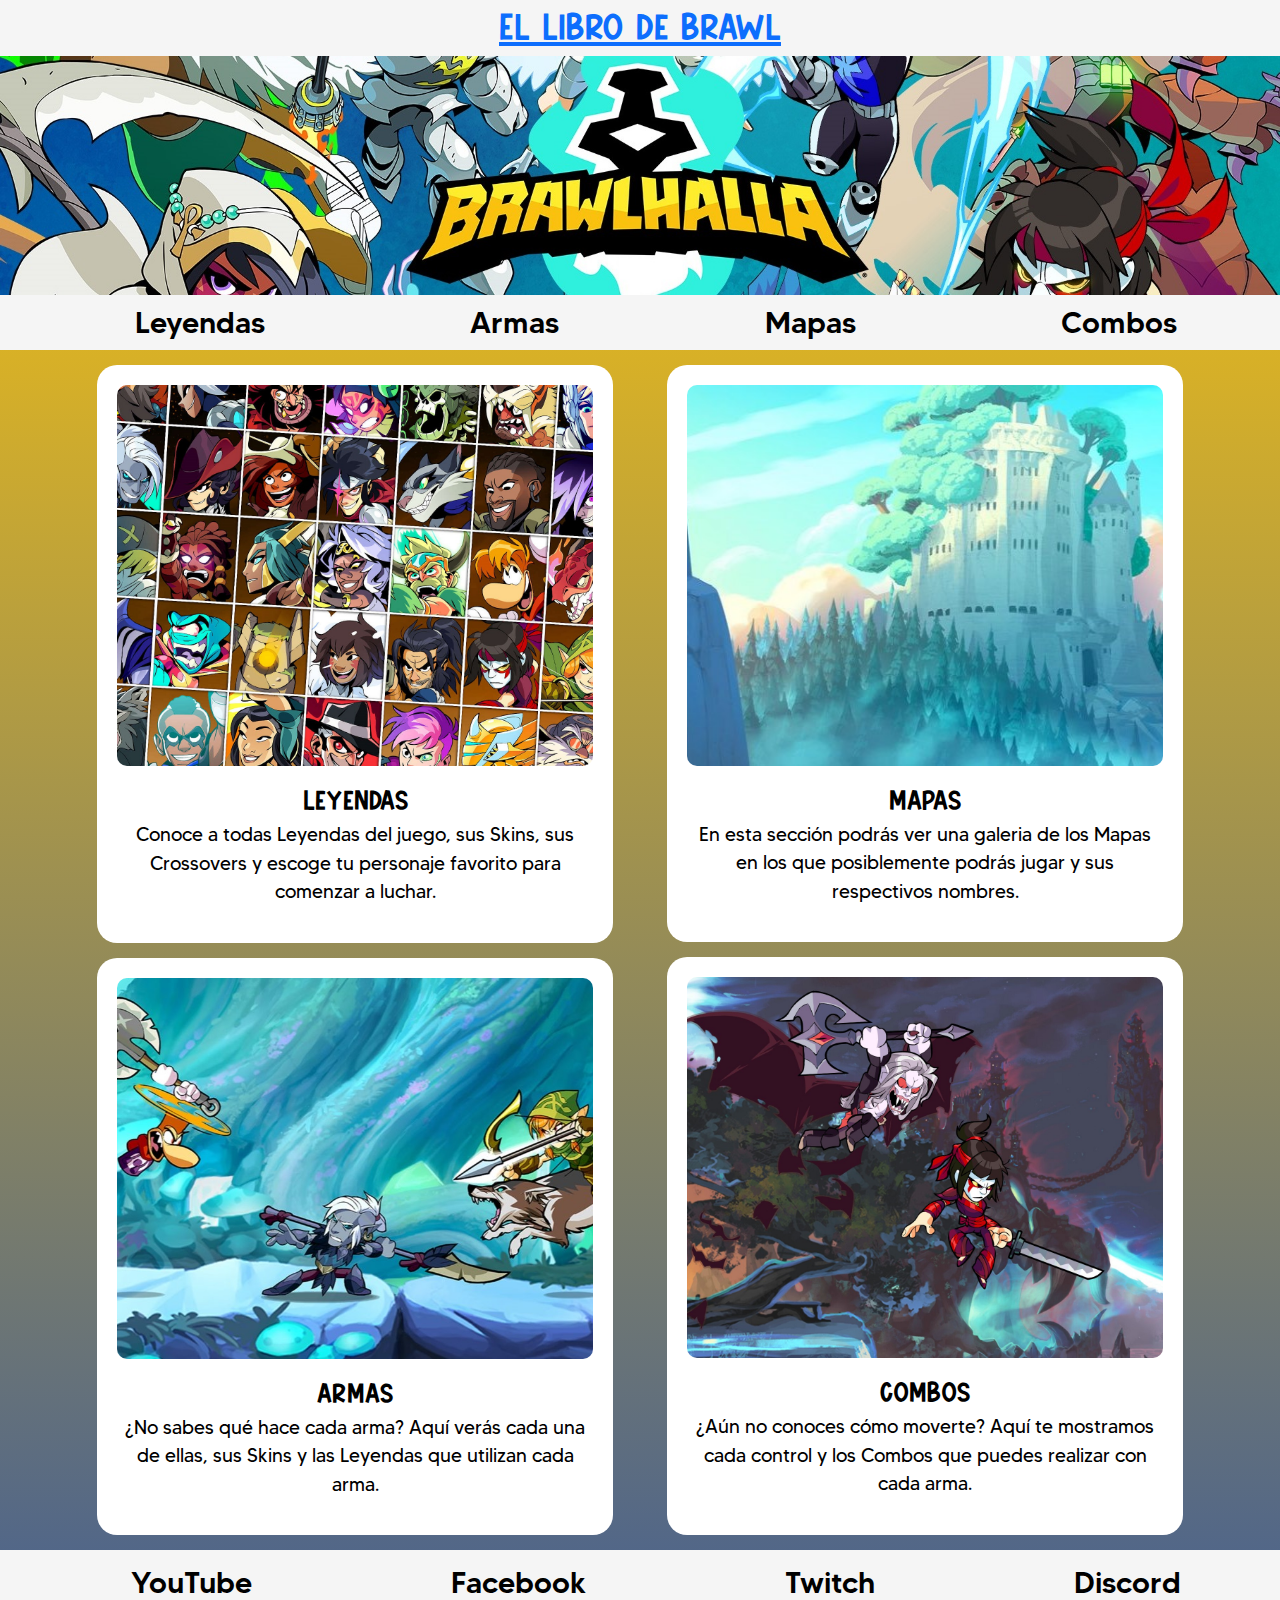
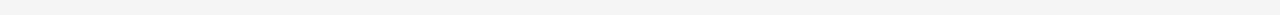
<file: index.html>
<!DOCTYPE html>
<html lang="en">
  <head>
    <meta charset="UTF-8" />
    <meta name="viewport" content="width=device-width, initial-scale=1.0" />
    <title>Brawlhalla Info- Inicio</title>

    <!-- CSS Link-->

    <link rel="stylesheet" href="./css/styles.css" />
    <link
      href="https://cdn.jsdelivr.net/npm/bootstrap@5.3.3/dist/css/bootstrap.min.css"
      rel="stylesheet"
      integrity="sha384-QWTKZyjpPEjISv5WaRU9OFeRpok6YctnYmDr5pNlyT2bRjXh0JMhjY6hW+ALEwIH"
      crossorigin="anonymous"
    />
  </head>

  <body class="body-color">
    <!-- Cabecera -->
    <header>
      <!-- Título de la Página e Index-->
      <h1><a href="#">El Libro de Brawl</a></h1>

      <!-- Portada -->
      <img
        id="portada"
        src="./assets/02imgs/fondoprov.jpg"
        alt="Portada de Brawlhalla"
      />

      <!-- Navegador -->
      <nav>
        <ul>
          <li>
            <a class="titulos-sec" href="./pages/leyendas.html">Leyendas</a>
          </li>
          <li><a class="titulos-sec" href="./pages/armas.html">Armas</a></li>
          <li><a class="titulos-sec" href="./pages/mapas.html">Mapas</a></li>
          <li><a class="titulos-sec" href="./pages/combos.html">Combos</a></li>
        </ul>
      </nav>
    </header>

    <!-- Cuerpo de la Página -->

    <div class="container">
      <div class="row">
        <div class="col-xs-12 col-lg-6">
          <div class="div-main">
            <div class="card-container">
              <img
                id="menu-main"
                src="./assets/02imgs/01Leyendas.jpg"
                alt="Imagen de Leyendas de Brawlhalla"
              />

              <a class="titulos-mains" href="./pages/leyendas.html">Leyendas</a>
              <p class="titulos-third">
                Conoce a todas Leyendas del juego, sus Skins, sus Crossovers y
                escoge tu personaje favorito para comenzar a luchar.
              </p>
            </div>
          </div>
          <div class="div-main">
            <div class="card-container">
              <img
                class="img-menu"
                id="menu-main"
                src="./assets/02imgs/02Armas.jpg"
                alt="Imagen de Armas de Brawlhalla"
              />

              <a class="titulos-mains" href="./pages/armas.html">Armas</a>
              <div>
                <p class="titulos-third">
                  ¿No sabes qué hace cada arma? Aquí verás cada una de ellas,
                  sus Skins y las Leyendas que utilizan cada arma.
                </p>
              </div>
            </div>
          </div>
        </div>
        <div class="col-xs-12 col-lg-6">
          <div class="div-main">
            <div class="card-container">
              <img
                id="menu-main"
                src="./assets/02imgs/03Mapas.jpg"
                alt="Imagen de Mapas de Brawlhalla"
              />

              <a class="titulos-mains" href="./pages/mapas.html">Mapas</a>
              <div>
                <p class="titulos-third">
                  En esta sección podrás ver una galeria de los Mapas en los que
                  posiblemente podrás jugar y sus respectivos nombres.
                </p>
              </div>
            </div>
          </div>

          <div class="div-main">
            <div class="card-container">
              <img
                id="menu-main"
                src="./assets/02imgs/04Combos.jpg"
                alt="Imagen de Combos de Brawlhalla"
              />

              <a class="titulos-mains" href="./pages/combos.html">Combos</a>
              <div>
                <p class="titulos-third">
                  ¿Aún no conoces cómo moverte? Aquí te mostramos cada control y
                  los Combos que puedes realizar con cada arma.
                </p>
              </div>
            </div>
          </div>
        </div>
      </div>
    </div>

    <!-- Pié de Página -->
    <footer>
      <ul>
        <li>
          <a
            target="_blank"
            class="titulos-sec"
            href="https://www.youtube.com/c/brawlhalla"
            >YouTube</a
          >
        </li>
        <li>
          <a
            target="_blank"
            class="titulos-sec"
            href="https://www.facebook.com/Brawlhalla"
            >Facebook</a
          >
        </li>
        <li>
          <a
            target="_blank"
            class="titulos-sec"
            href="https://www.twitch.tv/brawlhalla"
            >Twitch</a
          >
        </li>
        <li>
          <a
            target="_blank"
            class="titulos-sec"
            href="https://discord.com/invite/brawlhalla"
            >Discord</a
          >
        </li>
      </ul>
    </footer>
    <script
      src="https://cdn.jsdelivr.net/npm/bootstrap@5.3.3/dist/js/bootstrap.bundle.min.js"
      integrity="sha384-YvpcrYf0tY3lHB60NNkmXc5s9fDVZLESaAA55NDzOxhy9GkcIdslK1eN7N6jIeHz"
      crossorigin="anonymous"
    ></script>
  </body>
</html>
</file>
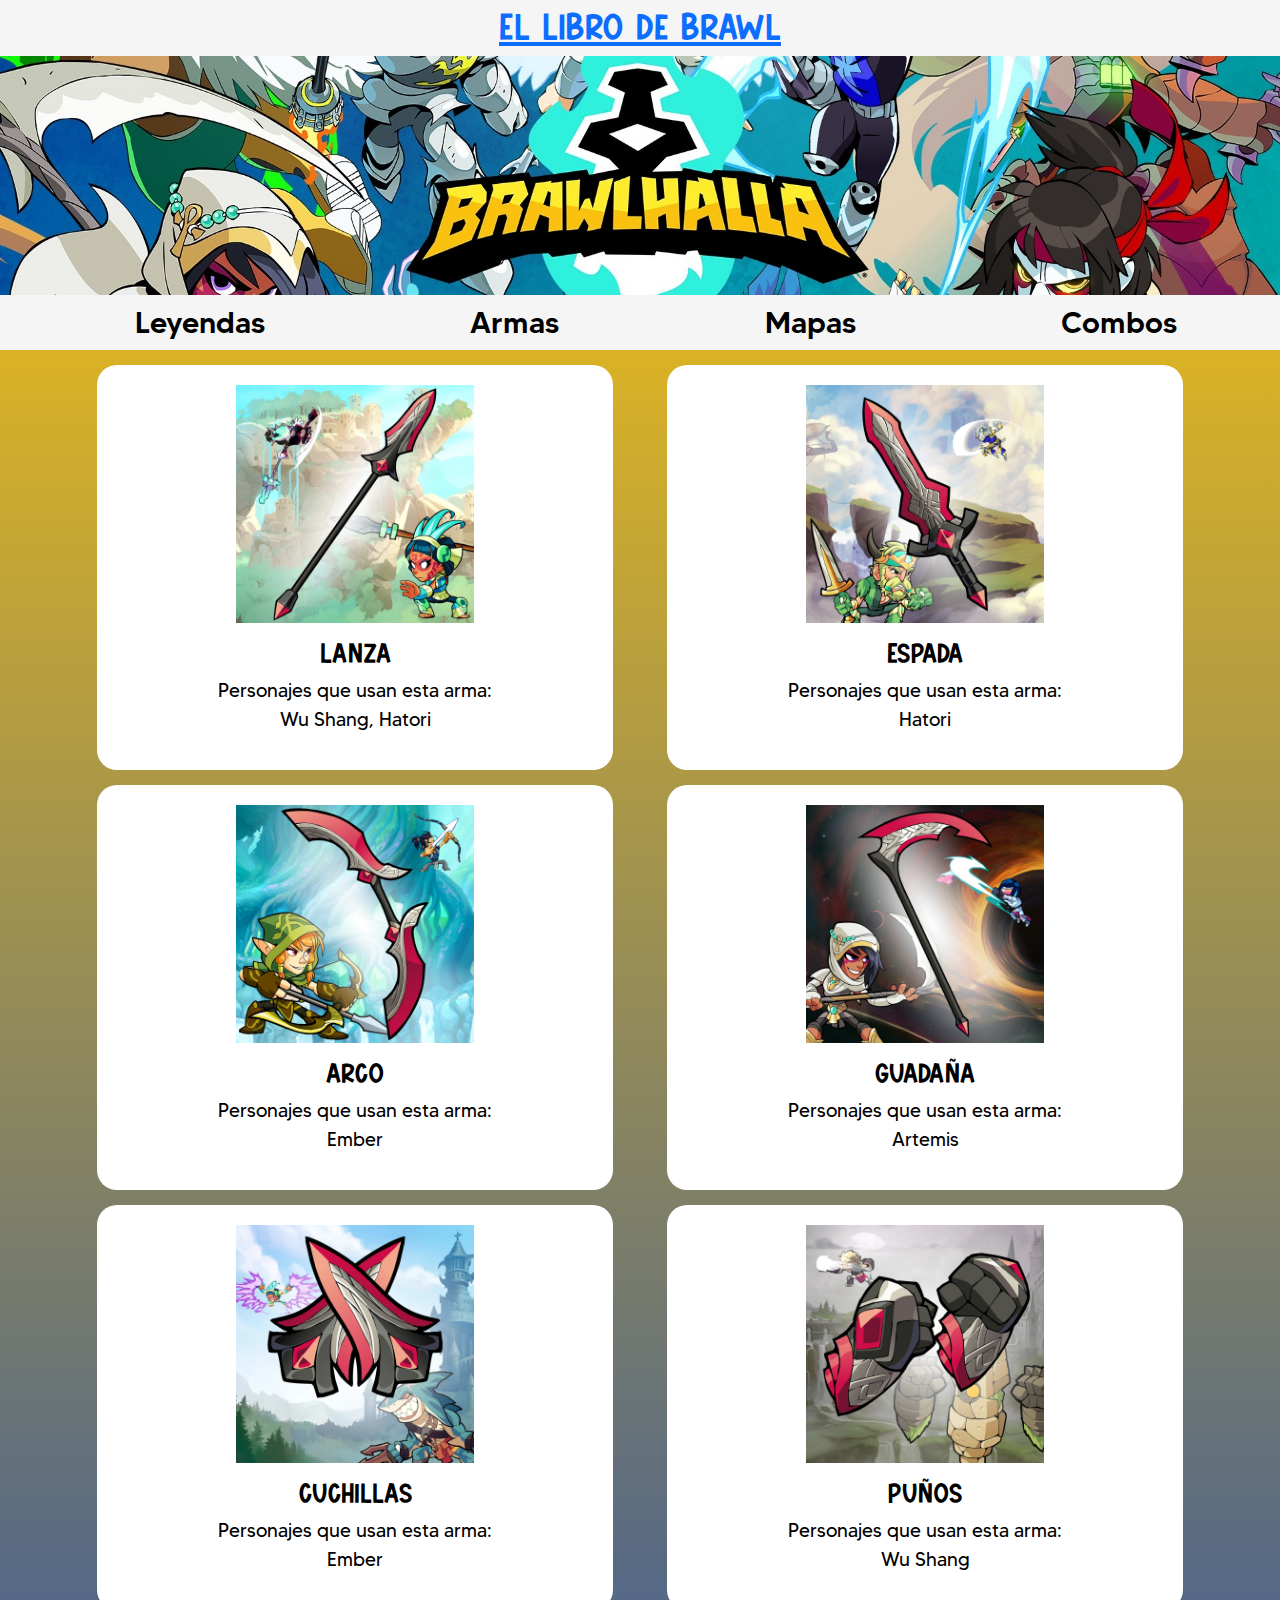
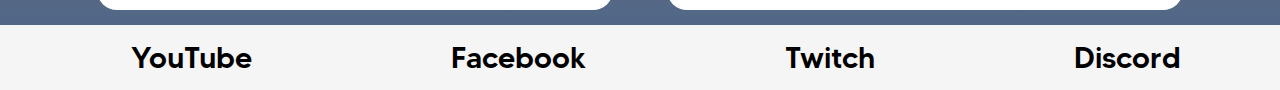
<file: pages/armas.html>
<!DOCTYPE html>
<html lang="en">
  <head>
    <meta charset="UTF-8" />
    <meta name="viewport" content="width=device-width, initial-scale=1.0" />
    <title>Brawlhalla Info - Armas</title>
    <!-- CSS Link-->
    <link rel="stylesheet" href="../css/styles.css" />
    <link
      href="https://cdn.jsdelivr.net/npm/bootstrap@5.3.3/dist/css/bootstrap.min.css"
      rel="stylesheet"
      integrity="sha384-QWTKZyjpPEjISv5WaRU9OFeRpok6YctnYmDr5pNlyT2bRjXh0JMhjY6hW+ALEwIH"
      crossorigin="anonymous"
    />
  </head>
  <body class="body-color">
    <!-- Cabecera -->
    <header>
      <!-- Título de la Página e Index-->
      <h1><a href="../index.html">El Libro de Brawl</a></h1>

      <!-- Portada -->
      <img
        id="portada"
        src="../assets/02imgs/fondoprov.jpg"
        alt="Portada de Brawlhalla"
      />

      <!-- Navegador -->
      <nav>
        <ul>
          <li><a class="titulos-sec" href="./leyendas.html">Leyendas</a></li>
          <li><a class="titulos-sec" href="#">Armas</a></li>
          <li><a class="titulos-sec" href="./mapas.html">Mapas</a></li>
          <li><a class="titulos-sec" href="./combos.html">Combos</a></li>
        </ul>
      </nav>
    </header>

<!-- Cuerpo de Página -->


<div class="container text-center">
  <div class="row">
    <div class="col-xs-12 col-lg-6">
      <div class="div-main">
        <div class="leyendas-container">
          <img class="leyendas"  src="../assets/02imgs/armas/lanza01.webp" alt="Imagen de Wu Shang">
          <h3 class="titulos-mains">Lanza</h3>
          <p class="titulos-third">Personajes que usan esta arma: <br>
            Wu Shang, Hatori
          </p>
      </div>
    </div>
      <div class="div-main">
        <div class="leyendas-container">
          <img class="leyendas" src="../assets/02imgs/armas/arco02.webp" alt="Imagen de Artemis">
          <h3 class="titulos-mains">Arco</h3>
          <p class="titulos-third">Personajes que usan esta arma: <br>
            Ember
          </p>
        </div>
      </div>
      <div class="div-main">
        <div class="leyendas-container">
          <img class="leyendas"  src="../assets/02imgs/armas/cuchillas03.webp" alt="Imagen de Wu Shang">
          <h3 class="titulos-mains">Cuchillas</h3>
          <p class="titulos-third">Personajes que usan esta arma: <br>
            Ember
          </p>
      </div>
    </div>
    </div>
    <div class="col-xs-12 col-lg-6">
      <div class="div-main">
        <div class="leyendas-container">
          <img class="leyendas"  src="../assets/02imgs/armas/espada04.webp" alt="Imagen de Ember">
          <h3 class="titulos-mains">Espada</h3>
          <p class="titulos-third">Personajes que usan esta arma: <br>
            Hatori
          </p>
        </div>
      </div>
        <div class="div-main">
          <div class="leyendas-container">
              <img class="leyendas"  src="../assets/02imgs/armas/guadana05.webp" alt="Imagen de Hattori">
              <h3 class="titulos-mains">Guadaña</h3>
              <p class="titulos-third">Personajes que usan esta arma: <br>
                Artemis
              </p>
          </div>
        </div>
        <div class="div-main">
          <div class="leyendas-container">
            <img class="leyendas"  src="../assets/02imgs/armas/punos06.webp" alt="Imagen de Wu Shang">
            <h3 class="titulos-mains">Puños</h3>
            <p class="titulos-third">Personajes que usan esta arma: <br>
              Wu Shang
            </p>
        </div>
      </div>
      </div>
    </div>
      
  </div>
</div>

    
    <!-- Pié de Página -->
    <footer>
      <ul>
        <li>
          <a
            target="_blank"
            class="titulos-sec"
            href="https://www.youtube.com/c/brawlhalla"
            >YouTube</a
          >
        </li>
        <li>
          <a
            target="_blank"
            class="titulos-sec"
            href="https://www.facebook.com/Brawlhalla"
            >Facebook</a
          >
        </li>
        <li>
          <a
            target="_blank"
            class="titulos-sec"
            href="https://www.twitch.tv/brawlhalla"
            >Twitch</a
          >
        </li>
        <li>
          <a
            target="_blank"
            class="titulos-sec"
            href="https://discord.com/invite/brawlhalla"
            >Discord</a
          >
        </li>
      </ul>
    </footer>
    <script
      src="https://cdn.jsdelivr.net/npm/bootstrap@5.3.3/dist/js/bootstrap.bundle.min.js"
      integrity="sha384-YvpcrYf0tY3lHB60NNkmXc5s9fDVZLESaAA55NDzOxhy9GkcIdslK1eN7N6jIeHz"
      crossorigin="anonymous"
    ></script>
  </body>
</html>
</file>
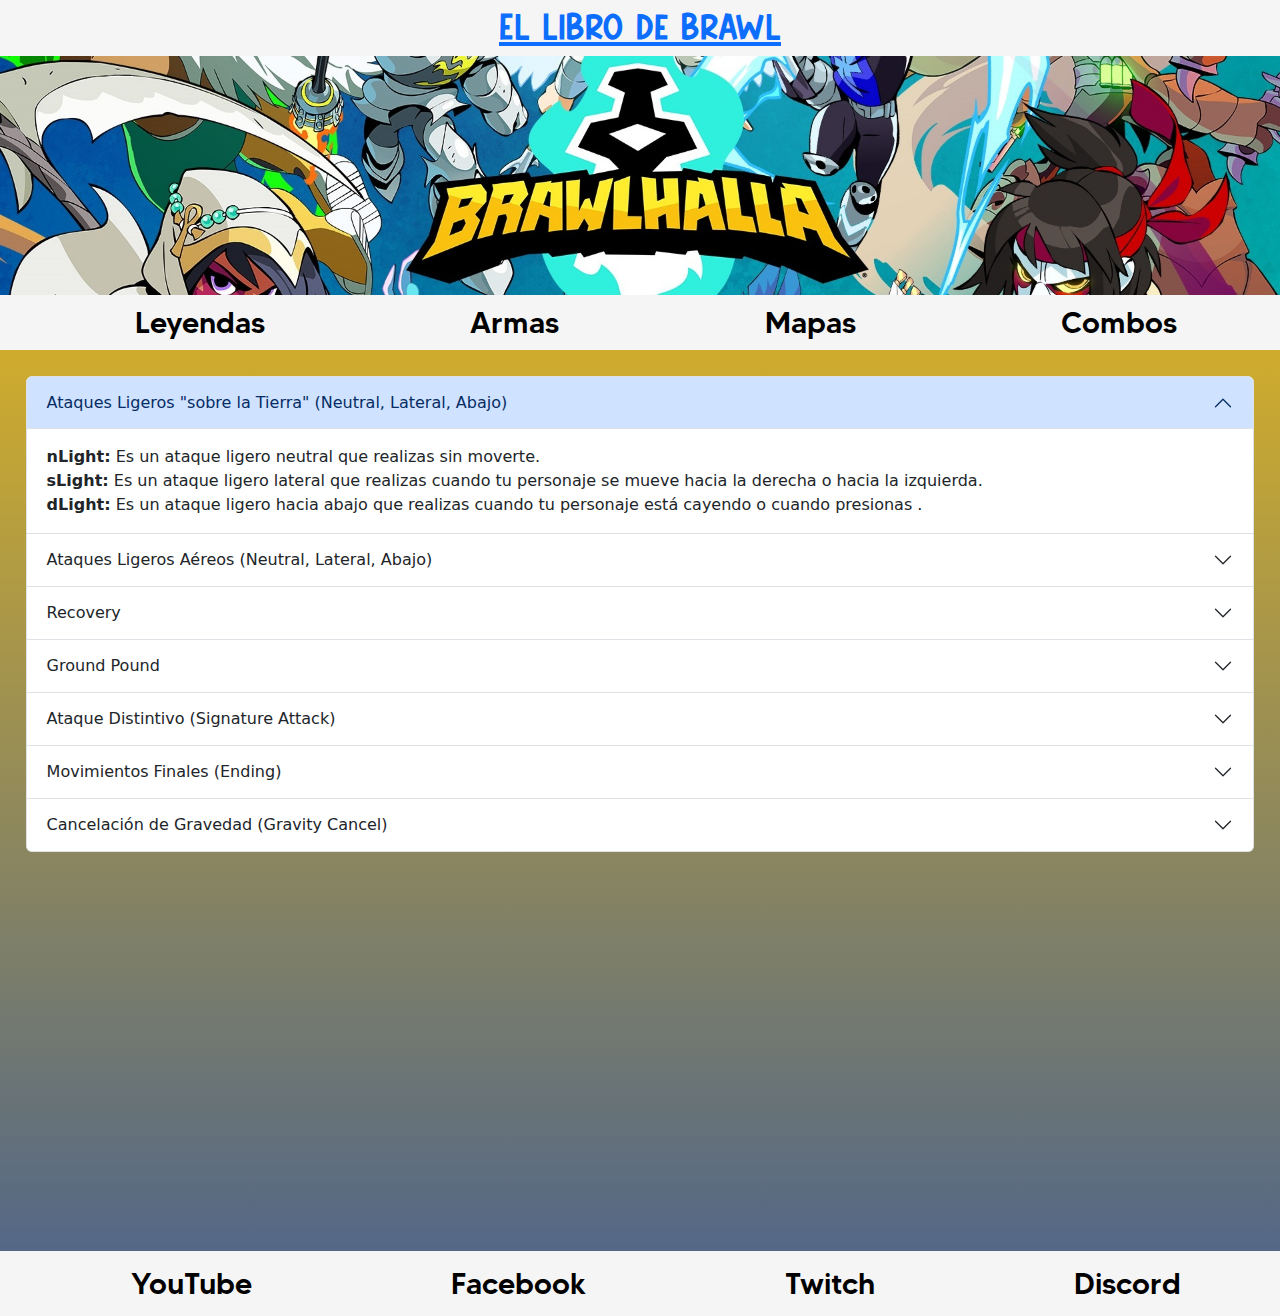
<file: pages/combos.html>
<!DOCTYPE html>
<html lang="en">
  <head>
    <meta charset="UTF-8" />
    <meta name="viewport" content="width=device-width, initial-scale=1.0" />
    <title>Brawlhalla Info- Combos</title>
    <!-- CSS Link-->
    <link rel="stylesheet" href="../css/styles.css" />
    <link
      href="https://cdn.jsdelivr.net/npm/bootstrap@5.3.3/dist/css/bootstrap.min.css"
      rel="stylesheet"
      integrity="sha384-QWTKZyjpPEjISv5WaRU9OFeRpok6YctnYmDr5pNlyT2bRjXh0JMhjY6hW+ALEwIH"
      crossorigin="anonymous"
    />
  </head>
  <body class="body-color">
    <!-- Cabecera -->
    <header>
      <!-- Título de la Página e Index-->
      <h1><a href="../index.html">El Libro de Brawl</a></h1>

      <!-- Portada -->
      <img
        id="portada"
        src="../assets/02imgs/fondoprov.jpg"
        alt="Portada de Brawlhalla"
      />

      <!-- Navegador -->
      <nav>
        <ul>
          <li><a class="titulos-sec" href="./leyendas.html">Leyendas</a></li>
          <li><a class="titulos-sec" href="./armas.html">Armas</a></li>
          <li><a class="titulos-sec" href="./mapas.html">Mapas</a></li>
          <li><a class="titulos-sec" href="#">Combos</a></li>
        </ul>
      </nav>
    </header>

    <!-- Cuerpo de Página -->

    <div class="accordion acordeon-bs" id="accordionExample">
      <div class="accordion-item">
        <h2 class="accordion-header">
          <button
            class="accordion-button"
            type="button"
            data-bs-toggle="collapse"
            data-bs-target="#collapseOne"
            aria-expanded="true"
            aria-controls="collapseOne"
          >
            Ataques Ligeros "sobre la Tierra" (Neutral, Lateral, Abajo)
          </button>
        </h2>
        <div
          id="collapseOne"
          class="accordion-collapse collapse show"
          data-bs-parent="#accordionExample"
        >
          <div class="accordion-body">
            <strong>nLight:</strong> Es un ataque ligero neutral que realizas
            sin moverte. <br />
            <strong>sLight:</strong> Es un ataque ligero lateral que realizas
            cuando tu personaje se mueve hacia la derecha o hacia la izquierda.
            <br />
            <strong>dLight:</strong> Es un ataque ligero hacia abajo que
            realizas cuando tu personaje está cayendo o cuando presionas .
          </div>
        </div>
      </div>
      <div class="accordion-item">
        <h2 class="accordion-header">
          <button
            class="accordion-button collapsed"
            type="button"
            data-bs-toggle="collapse"
            data-bs-target="#collapseTwo"
            aria-expanded="false"
            aria-controls="collapseTwo"
          >
            Ataques Ligeros Aéreos (Neutral, Lateral, Abajo)
          </button>
        </h2>
        <div
          id="collapseTwo"
          class="accordion-collapse collapse"
          data-bs-parent="#accordionExample"
        >
          <div class="accordion-body">
            <strong>nAir:</strong> Es un ataque ligero neutral en el aire.
            <br />
            <strong>sAir:</strong> Es un ataque ligero lateral en el aire.
            <br />
            <strong>dAir:</strong> Es un ataque ligero hacia abajo en el aire.
          </div>
        </div>
      </div>
      <div class="accordion-item">
        <h2 class="accordion-header">
          <button
            class="accordion-button collapsed"
            type="button"
            data-bs-toggle="collapse"
            data-bs-target="#collapseThree"
            aria-expanded="false"
            aria-controls="collapseThree"
          >
            Recovery
          </button>
        </h2>
        <div
          id="collapseThree"
          class="accordion-collapse collapse"
          data-bs-parent="#accordionExample"
        >
          <div class="accordion-body">
            <strong>"Rec"</strong> es un ataque aéreo neutral que empuja a la
            Leyenda hacia arriba.
          </div>
        </div>
      </div>
      <div class="accordion-item">
        <h2 class="accordion-header">
          <button
            class="accordion-button collapsed"
            type="button"
            data-bs-toggle="collapse"
            data-bs-target="#collapseFour"
            aria-expanded="false"
            aria-controls="collapseFour"
          >
            Ground Pound
          </button>
        </h2>
        <div
          id="collapseFour"
          class="accordion-collapse collapse"
          data-bs-parent="#accordionExample"
        >
          <div class="accordion-body">
            <strong>"GP"</strong> se refiere a un ataque que se inicia en el
            aire. La Leyenda apunta a un oponente debajo de ellos con gran
            fuerza y velocidad.
          </div>
        </div>
      </div>
      <div class="accordion-item">
        <h2 class="accordion-header">
          <button
            class="accordion-button collapsed"
            type="button"
            data-bs-toggle="collapse"
            data-bs-target="#collapseFive"
            aria-expanded="false"
            aria-controls="collapseFive"
          >
            Ataque Distintivo (Signature Attack)
          </button>
        </h2>
        <div
          id="collapseFive"
          class="accordion-collapse collapse"
          data-bs-parent="#accordionExample"
        >
          <div class="accordion-body">
            <strong>nSig:</strong> Es un ataque característico que realizas sin
            moverte. <br />
            <strong>sSig:</strong> Es un ataque característico que realizas
            mientras te mueves hacia la derecha o hacia la izquierda. <br />
            <strong>dSig:</strong> Es un ataque característico que realizas
            mientras te mueves hacia abajo.
          </div>
        </div>
      </div>
      <div class="accordion-item">
        <h2 class="accordion-header">
          <button
            class="accordion-button collapsed"
            type="button"
            data-bs-toggle="collapse"
            data-bs-target="#collapseSix"
            aria-expanded="false"
            aria-controls="collapseSix"
          >
            Movimientos Finales (Ending)
          </button>
        </h2>
        <div
          id="collapseSix"
          class="accordion-collapse collapse"
          data-bs-parent="#accordionExample"
        >
          <div class="accordion-body">
            <strong>"e"</strong> se coloca antes de un combo si un movimiento
            debe realizarse solo durante el final de una animación. Por ejemplo:
            <strong>"eAir"</strong> significa que el movimiento deseado debe
            realizarse justo cuando el salto está a punto de finalizar.
          </div>
        </div>
      </div>
      <div class="accordion-item">
        <h2 class="accordion-header">
          <button
            class="accordion-button collapsed"
            type="button"
            data-bs-toggle="collapse"
            data-bs-target="#collapseSeven"
            aria-expanded="false"
            aria-controls="collapseSeven"
          >
            Cancelación de Gravedad (Gravity Cancel)
          </button>
        </h2>
        <div
          id="collapseSeven"
          class="accordion-collapse collapse"
          data-bs-parent="#accordionExample"
        >
          <div class="accordion-body">
            <strong>"GC"</strong> se refiere a cuando el jugador presiona
            <strong>"esquivar"</strong> en el aire.
          </div>
        </div>
      </div>
    </div>
    <div class="iframe-media">
      <div class="">
        <iframe
          width="560"
          height="315"
          src="https://www.youtube.com/embed/9F-O-CEKiaE?si=0Lj_2ZRfEqOwcE-c"
          title="YouTube video player"
          frameborder="0"
          allow="accelerometer; autoplay; clipboard-write; encrypted-media; gyroscope; picture-in-picture; web-share"
          allowfullscreen
        ></iframe>
      </div>
    </div>

    <!-- Pié de Página -->
    <footer>
      <ul>
        <li>
          <a
            target="_blank"
            class="titulos-sec"
            href="https://www.youtube.com/c/brawlhalla"
            >YouTube</a
          >
        </li>
        <li>
          <a
            target="_blank"
            class="titulos-sec"
            href="https://www.facebook.com/Brawlhalla"
            >Facebook</a
          >
        </li>
        <li>
          <a
            target="_blank"
            class="titulos-sec"
            href="https://www.twitch.tv/brawlhalla"
            >Twitch</a
          >
        </li>
        <li>
          <a
            target="_blank"
            class="titulos-sec"
            href="https://discord.com/invite/brawlhalla"
            >Discord</a
          >
        </li>
      </ul>
    </footer>
    <script
      src="https://cdn.jsdelivr.net/npm/bootstrap@5.3.3/dist/js/bootstrap.bundle.min.js"
      integrity="sha384-YvpcrYf0tY3lHB60NNkmXc5s9fDVZLESaAA55NDzOxhy9GkcIdslK1eN7N6jIeHz"
      crossorigin="anonymous"
    ></script>
  </body>
</html>
</file>
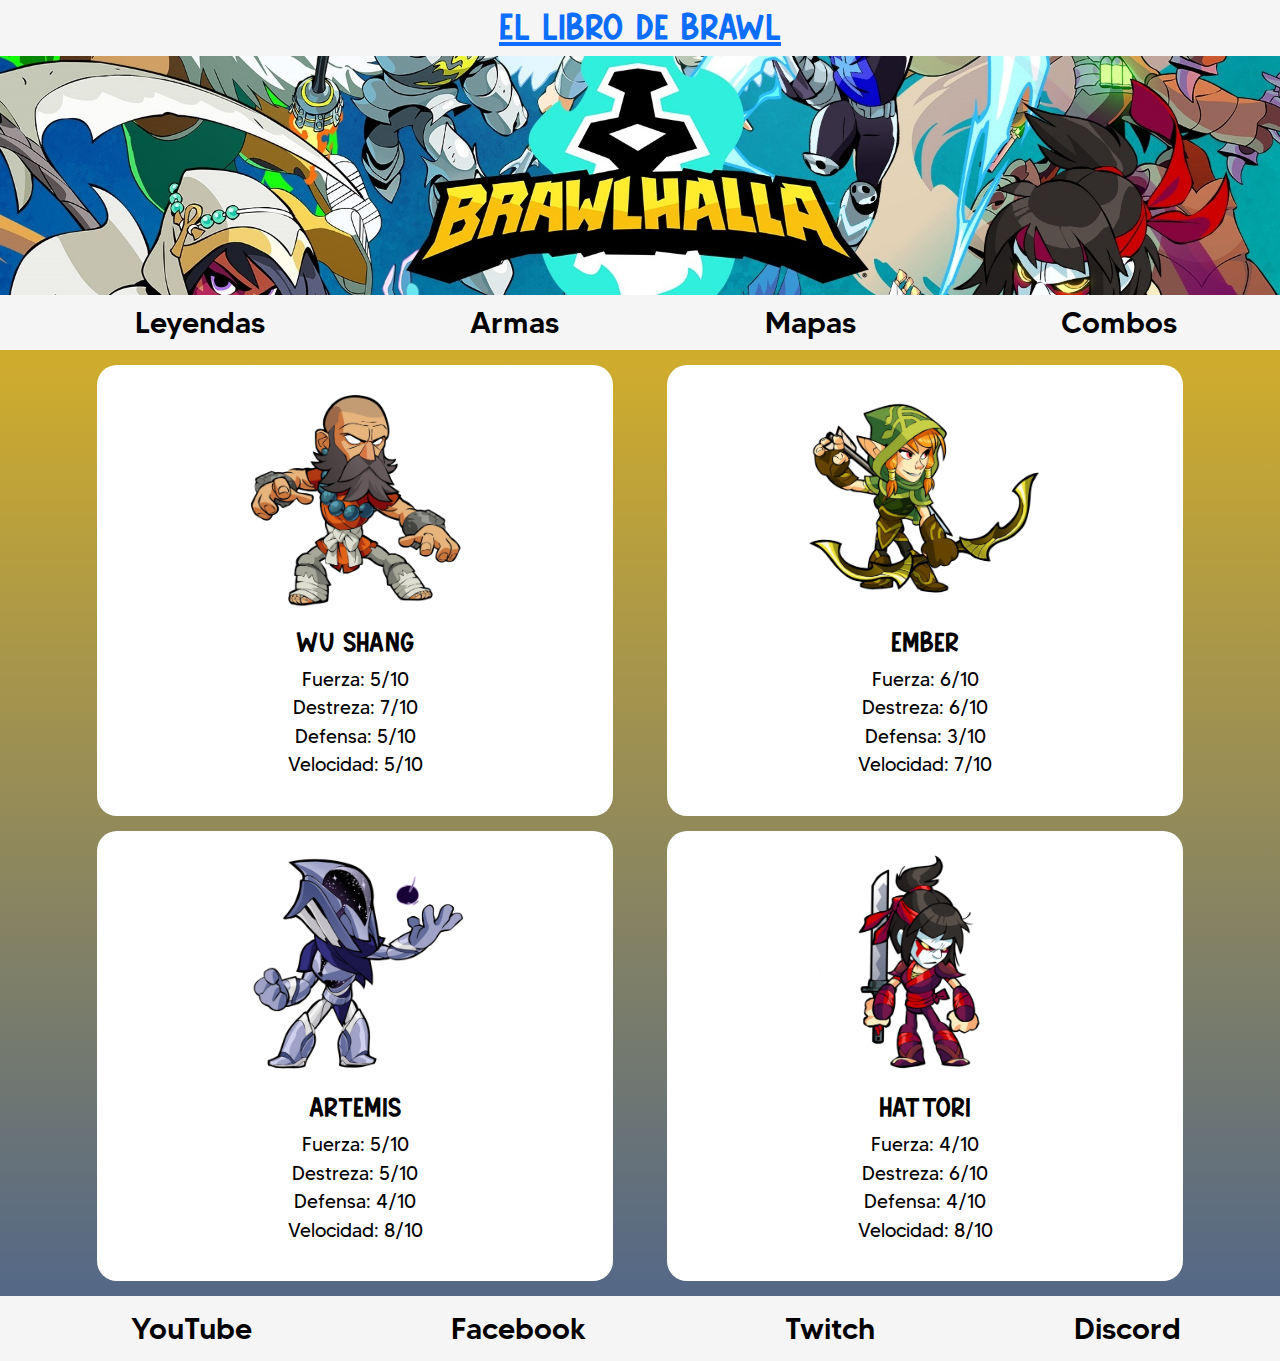
<file: pages/leyendas.html>
<!DOCTYPE html>
<html lang="en">
  <head>
    <meta charset="UTF-8" />
    <meta name="viewport" content="width=device-width, initial-scale=1.0" />
    <title>Brawlhalla Info- Leyendas</title>
    <!-- CSS Link-->
    <link rel="stylesheet" href="../css/styles.css" />
    <link
      href="https://cdn.jsdelivr.net/npm/bootstrap@5.3.3/dist/css/bootstrap.min.css"
      rel="stylesheet"
      integrity="sha384-QWTKZyjpPEjISv5WaRU9OFeRpok6YctnYmDr5pNlyT2bRjXh0JMhjY6hW+ALEwIH"
      crossorigin="anonymous"
    />
  </head>
  <body class="body-color">
    <!-- Cabecera -->
    <header>
      <!-- Título de la Página e Index-->
      <h1><a href="../index.html">El Libro de Brawl</a></h1>

      <!-- Portada -->
      <img
        id="portada"
        src="../assets/02imgs/fondoprov.jpg"
        alt="Portada de Brawlhalla"
      />

      <!-- Navegador -->
      <nav>
        <ul>
          <li><a class="titulos-sec" href="#">Leyendas</a></li>
          <li><a class="titulos-sec" href="./armas.html">Armas</a></li>
          <li><a class="titulos-sec" href="./mapas.html">Mapas</a></li>
          <li><a class="titulos-sec" href="./combos.html">Combos</a></li>
        </ul>
      </nav>
    </header>

 <!-- Cuerpo de Página -->

<div class="container text-center">
  <div class="row">
    <div class="col-xs-12 col-lg-6">
      <div class="div-main">
        <div class="leyendas-container">
          <img class="leyendas"  src="../assets/02imgs/leyendasBrawl/wuShang.jpeg" alt="Imagen de Wu Shang">
          <h3 class="titulos-mains">Wu Shang</h3>
          <p class="titulos-third">Fuerza: 5/10 <br>
            Destreza: 7/10 <br>
            Defensa: 5/10 <br>
            Velocidad: 5/10 <br>
          </p>
      </div>
    </div>
      <div class="div-main">
        <div class="leyendas-container">
          <img class="leyendas" src="../assets/02imgs/leyendasBrawl/artemis.jpeg" alt="Imagen de Artemis">
          <h3 class="titulos-mains">Artemis</h3>
          <p class="titulos-third">Fuerza: 5/10 <br>
            Destreza: 5/10 <br>
            Defensa: 4/10 <br>
            Velocidad: 8/10 <br>
          </p>
        </div>
      </div>
    </div>
    <div class="col-xs-12 col-lg-6">
      <div class="div-main">
        <div class="leyendas-container">
          <img class="leyendas"  src="../assets/02imgs/leyendasBrawl/ember.jpeg" alt="Imagen de Ember">
          <h3 class="titulos-mains">Ember</h3>
          <p class="titulos-third">Fuerza: 6/10 <br>
            Destreza: 6/10 <br>
            Defensa: 3/10 <br>
            Velocidad: 7/10 <br>
          </p>
        </div>
      </div>
        <div class="div-main">
          <div class="leyendas-container">
              <img class="leyendas"  src="../assets/02imgs/leyendasBrawl/hattori.jpeg" alt="Imagen de Hattori">
              <h3 class="titulos-mains">Hattori</h3>
              <p class="titulos-third">Fuerza: 4/10 <br>
                Destreza: 6/10 <br>
                Defensa: 4/10 <br>
                Velocidad: 8/10 <br>
              </p>
          </div>
        </div>
      </div>
    </div>
      
  </div>
</div>

    <!-- Pié de Página -->
    <footer>
      <ul>
        <li>
          <a target="_blank" class="titulos-sec" href="https://www.youtube.com/c/brawlhalla"
            >YouTube</a
          >
        </li>
        <li>
          <a target="_blank" class="titulos-sec" href="https://www.facebook.com/Brawlhalla"
            >Facebook</a
          >
        </li>
        <li>
          <a target="_blank" class="titulos-sec" href="https://www.twitch.tv/brawlhalla"
            >Twitch</a
          >
        </li>
        <li>
          <a target="_blank" class="titulos-sec" href="https://discord.com/invite/brawlhalla"
            >Discord</a
          >
        </li>
      </ul>
    </footer>

    <script
      src="https://cdn.jsdelivr.net/npm/bootstrap@5.3.3/dist/js/bootstrap.bundle.min.js"
      integrity="sha384-YvpcrYf0tY3lHB60NNkmXc5s9fDVZLESaAA55NDzOxhy9GkcIdslK1eN7N6jIeHz"
      crossorigin="anonymous"
    ></script>
  </body>
</html>
</file>
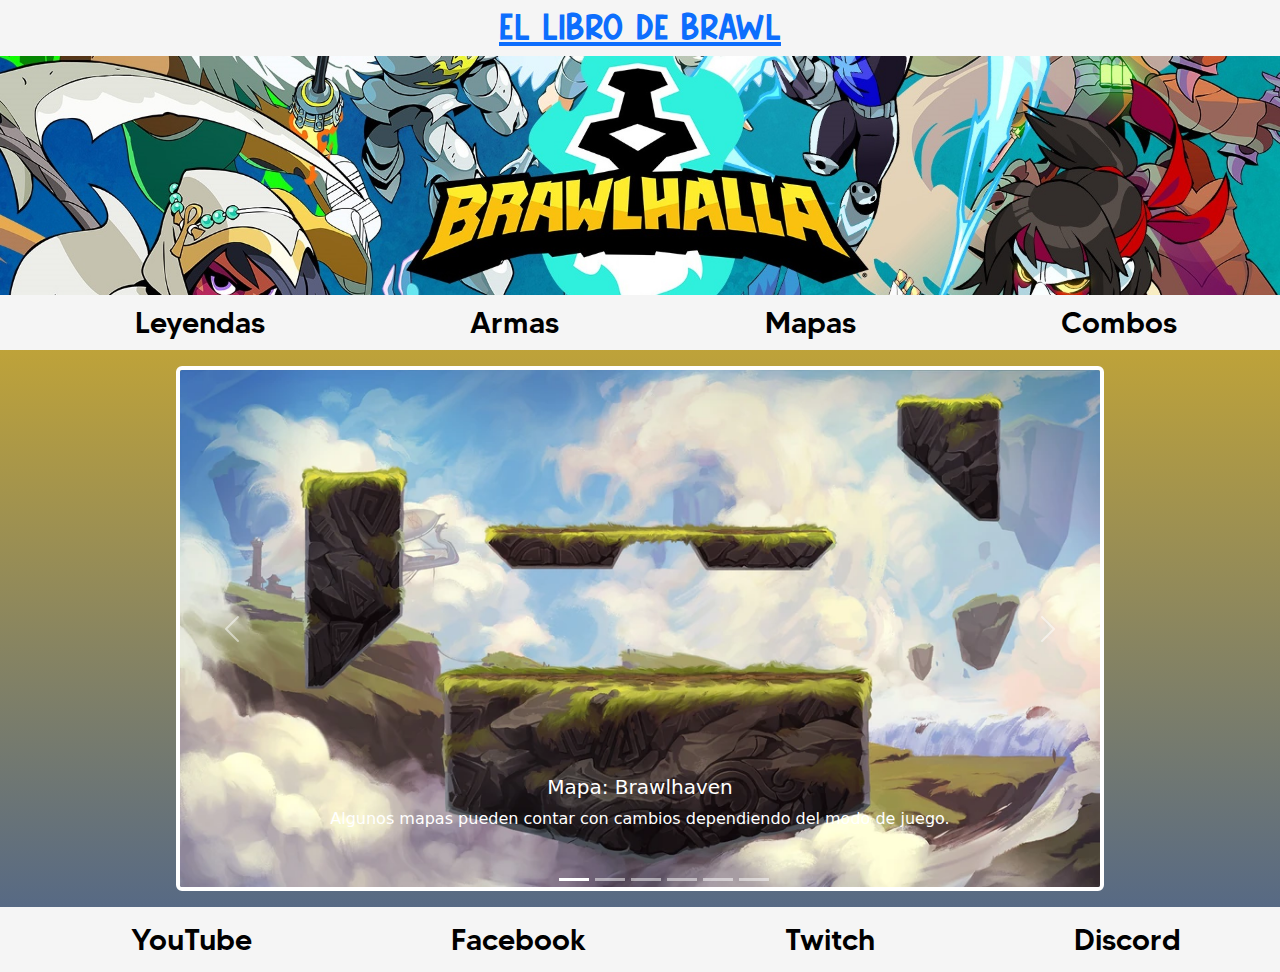
<file: pages/mapas.html>
<!DOCTYPE html>
<html lang="en">
  <head>
    <meta charset="UTF-8" />
    <meta name="viewport" content="width=device-width, initial-scale=1.0" />
    <title>Brawlhalla Info- Mapas</title>

    <!-- CSS Link-->
    <link rel="stylesheet" href="../css/styles.css" />
    <link
      href="https://cdn.jsdelivr.net/npm/bootstrap@5.3.3/dist/css/bootstrap.min.css"
      rel="stylesheet"
      integrity="sha384-QWTKZyjpPEjISv5WaRU9OFeRpok6YctnYmDr5pNlyT2bRjXh0JMhjY6hW+ALEwIH"
      crossorigin="anonymous"
    />
  </head>
  <body class="body-color">
    <!-- Cabecera -->
    <header>
      <!-- Título de la Página e Index-->
      <h1><a href="../index.html">El Libro de Brawl</a></h1>

      <!-- Portada -->
      <img
        id="portada"
        src="../assets/02imgs/fondoprov.jpg"
        alt="Portada de Brawlhalla"
      />

      <!-- Navegador -->
      <nav>
        <ul>
          <li><a class="titulos-sec" href="./leyendas.html">Leyendas</a></li>
          <li><a class="titulos-sec" href="./armas.html">Armas</a></li>
          <li><a class="titulos-sec" href="#">Mapas</a></li>
          <li><a class="titulos-sec" href="./combos.html">Combos</a></li>
        </ul>
      </nav>
    </header>

    <!-- Cuerpo de Página -->

    <section class="section-mapas">
      <div
        id="carouselExampleCaptions"
        class="carousel slide p-3 w-75 d-flex justify-content-center"
      >
        <div class="carousel-indicators w-75">
          <button
            type="button"
            data-bs-target="#carouselExampleCaptions"
            data-bs-slide-to="0"
            class="active"
            aria-current="true"
            aria-label="Slide 1"
          ></button>
          <button
            type="button"
            data-bs-target="#carouselExampleCaptions"
            data-bs-slide-to="1"
            aria-label="Slide 2"
          ></button>
          <button
            type="button"
            data-bs-target="#carouselExampleCaptions"
            data-bs-slide-to="2"
            aria-label="Slide 3"
          ></button>
          <button
            type="button"
            data-bs-target="#carouselExampleCaptions"
            data-bs-slide-to="3"
            aria-label="Slide 4"
          ></button>
          <button
            type="button"
            data-bs-target="#carouselExampleCaptions"
            data-bs-slide-to="4"
            aria-label="Slide 5"
          ></button>
          <button
            type="button"
            data-bs-target="#carouselExampleCaptions"
            data-bs-slide-to="5"
            aria-label="Slide 6"
          ></button>
        </div>
        <div class="carousel-inner rounded-2 border border-white border-4">
          <div class="carousel-item active">
            <img
              src="../assets/02imgs/mapas/img_01brawlhaven.png"
              class="d-block w-100"
              alt="Mapa de Brawlhaven"
            />
            <div class="carousel-caption d-none d-md-block">
              <h5>Mapa: Brawlhaven</h5>
              <p>
                Algunos mapas pueden contar con cambios dependiendo del modo de
                juego.
              </p>
            </div>
          </div>
          <div class="carousel-item">
            <img
              src="../assets/02imgs/mapas/img_02grumpyTemple.png"
              class="d-block w-100"
              alt="Mapa de Grumpy Temple"
            />
            <div class="carousel-caption d-none d-md-block">
              <h5>Mapa: Grumpy Temple</h5>
              <p>
                Algunos mapas pueden contar con cambios dependiendo del modo de
                juego.
              </p>
            </div>
          </div>
          <div class="carousel-item">
            <img
              src="../assets/02imgs/mapas/img_03kingPass.png"
              class="d-block w-100"
              alt="Mapa de King Pass"
            />
            <div class="carousel-caption d-none d-md-block">
              <h5>Mapa: King Pass</h5>
              <p>
                Algunos mapas pueden contar con cambios dependiendo del modo de
                juego.
              </p>
            </div>
          </div>
          <div class="carousel-item">
            <img
              src="../assets/02imgs/mapas/img_04thundergardStadium.png"
              class="d-block w-100"
              alt="Mapa de Thundergard Stadium"
            />
            <div class="carousel-caption d-none d-md-block">
              <h5>Mapa: Thundergard Stadium</h5>
              <p>
                Algunos mapas pueden contar con cambios dependiendo del modo de
                juego.
              </p>
            </div>
          </div>
          <div class="carousel-item">
            <img
              src="../assets/02imgs/mapas/img_05twilightGrove.png"
              class="d-block w-100"
              alt="Mapa de Twilight Grove"
            />
            <div class="carousel-caption d-none d-md-block">
              <h5>Mapa: Twilight Grove</h5>
              <p>
                Algunos mapas pueden contar con cambios dependiendo del modo de
                juego.
              </p>
            </div>
          </div>
          <div class="carousel-item">
            <img
              src="../assets/02imgs/mapas/img_06blackguardKeep.png"
              class="d-block w-100"
              alt="Mapa de Blackguard Keep"
            />
            <div class="carousel-caption d-none d-md-block">
              <h5>Mapa: Blackguard Keep</h5>
              <p>
                Algunos mapas pueden contar con cambios dependiendo del modo de
                juego.
              </p>
            </div>
          </div>
        </div>
        <button
          class="carousel-control-prev"
          type="button"
          data-bs-target="#carouselExampleCaptions"
          data-bs-slide="prev"
        >
          <span class="carousel-control-prev-icon" aria-hidden="true"></span>
          <span class="visually-hidden">Previous</span>
        </button>
        <button
          class="carousel-control-next"
          type="button"
          data-bs-target="#carouselExampleCaptions"
          data-bs-slide="next"
        >
          <span class="carousel-control-next-icon" aria-hidden="true"></span>
          <span class="visually-hidden">Next</span>
        </button>
      </div>
    </section>

    <!-- Pié de Página -->
    <footer>
      <ul>
        <li>
          <a
            target="_blank"
            class="titulos-sec"
            href="https://www.youtube.com/c/brawlhalla"
            >YouTube</a
          >
        </li>
        <li>
          <a
            target="_blank"
            class="titulos-sec"
            href="https://www.facebook.com/Brawlhalla"
            >Facebook</a
          >
        </li>
        <li>
          <a
            target="_blank"
            class="titulos-sec"
            href="https://www.twitch.tv/brawlhalla"
            >Twitch</a
          >
        </li>
        <li>
          <a
            target="_blank"
            class="titulos-sec"
            href="https://discord.com/invite/brawlhalla"
            >Discord</a
          >
        </li>
      </ul>
    </footer>

    <script
      src="https://cdn.jsdelivr.net/npm/bootstrap@5.3.3/dist/js/bootstrap.bundle.min.js"
      integrity="sha384-YvpcrYf0tY3lHB60NNkmXc5s9fDVZLESaAA55NDzOxhy9GkcIdslK1eN7N6jIeHz"
      crossorigin="anonymous"
    ></script>
  </body>
</html>
</file>
<file: css/styles.css>
/* ANIMACIONES */

@keyframes difuminar {
  0% {
    opacity: 0;
  }

  100% {
    opacity: 1;
  }
}



/* ------------------------------ PROPIEDADES GENERALES ------------------------------ */

* {
  margin: 0px 0px;
}

@font-face {
  font-family: "titulos-main";
  src: url(../assets/01tipografias/Friendszone.ttf);
}

@font-face {
  font-family: "textos-sec";
  src: url(../assets/01tipografias/madeTommyMedium.otf);
}

@font-face {
  font-family: "textos-third";
  src: url(../assets/01tipografias/madeTommyRegular.otf);
}

.titulos-imps {
  font-family: "titulos-main";
  color: black;
  font-size: 30px;
}

.titulos-mains {
  font-family: "titulos-main";
  color: black;
  font-size: 30px;
  text-decoration: none;
  padding-top: 10px;
}

.titulos-mains:hover {
  color: #ffc60a;
  font-size: 31px;
}

.titulos-sec {
  font-family: "textos-sec";
  color: black;
  font-size: 30px;
  text-decoration: none;
}

.titulos-sec:hover {
  color: #ffc60a;
  font-size: 32px;
}

.titulos-third {
  font-family: "textos-third";
  color: black;
  font-size: 19px;
  text-align: center;
  text-wrap: wrap;
  text-align: center;
}


.body-color {
  background-image: linear-gradient(to bottom, #ffc60a, #4b638d);
}

/* ------------------------------ PROPIEDADES DEL HEADER ------------------------------ */

header {
  background-color: #f5f5f5;
}

h1 {
  display: flex;
  font-family: "titulos-main";
  font-size: 45px;
  color: black;
  justify-content: center;
  text-decoration: none;
}

nav {
  padding-top: 5px;
  padding-bottom: 5px;
}

nav ul {
  display: flex;
  justify-content: space-around;
  list-style-type: none;
  align-items: self-start;
  margin-bottom: 0rem;
}

#portada {
  width: 100%;
}
/* ------------------------------ PROPIEDADES DEL MAIN ------------------------------ */

#menu-main {
  width: 100%;
  border-radius: 10px;
}

#menu-main:hover{
  animation-name: difuminar;
  animation-timing-function:ease-in;
  animation-duration: 1s;
}


.leyendas{
  width: 50%;
}

.leyendas:hover {
  border-color: #ffc60a;
  animation-name: difuminar;
  animation-timing-function:ease-in;
  animation-duration: 1s;
}

main {
  padding-top: 30px;
  padding-bottom: 30px;
}

.div-main {
  margin: 15px;
  display: flex;
  flex-direction: column;
  align-items: center;
  flex-wrap: wrap;
}

.card-container {
  width: 100%;
  height: auto;
  display: flex;
  flex-direction: column;
  background: white;
  text-align: center;
  padding: 20px;
  border-radius: 20px;
}

.leyendas-container {
  width: 100%;
  max-height: 470px;
  display: flex;
  flex-direction: column;
  align-items: center;
  background: white;
  text-align: center;
  padding: 20px;
  border-radius: 20px;
}

.section-mapas{
  display: flex;
  justify-content: center;
  align-items: center;
}

.iframe-media{
  display: flex;
  justify-content: center;
  align-items: center;
  padding: 2%;
}

.acordeon-bs{
  padding: 2%;

}



/* ------------------------------ PROPIEDADES DEL FOOTER ------------------------------ */

footer {
  background-color: #f5f5f5;
  padding-top: 10px;
  padding-bottom: 10px;
}

footer ul {
  display: flex;
  justify-content: space-around;
  align-items: center;
  list-style-type: none;
  margin-bottom: 0rem;
}

/* ------------------------------ MEDIA QUERIES ------------------------------ */

@media screen and (min-width: 320px) and (max-width: 1000px) {
  #menu-main {
    width: 100%;
    border-radius: 10px;
  }

  .div-main {
    width: 100%;
  }

  .card-container {
    width: 100%;
    height: auto;
  }

  nav ul {
    display: flex;
    flex-direction: column;
    justify-content: space-around;
    list-style-type: none;
    align-items: center;
    margin-bottom: 0rem;
  }

  footer ul {
    flex-direction: column;
  }


}

@media screen and (min-width: 750px) and (max-width: 1000px){
  .leyendas-container {

    max-height: 520px;
  }
}
</file>
